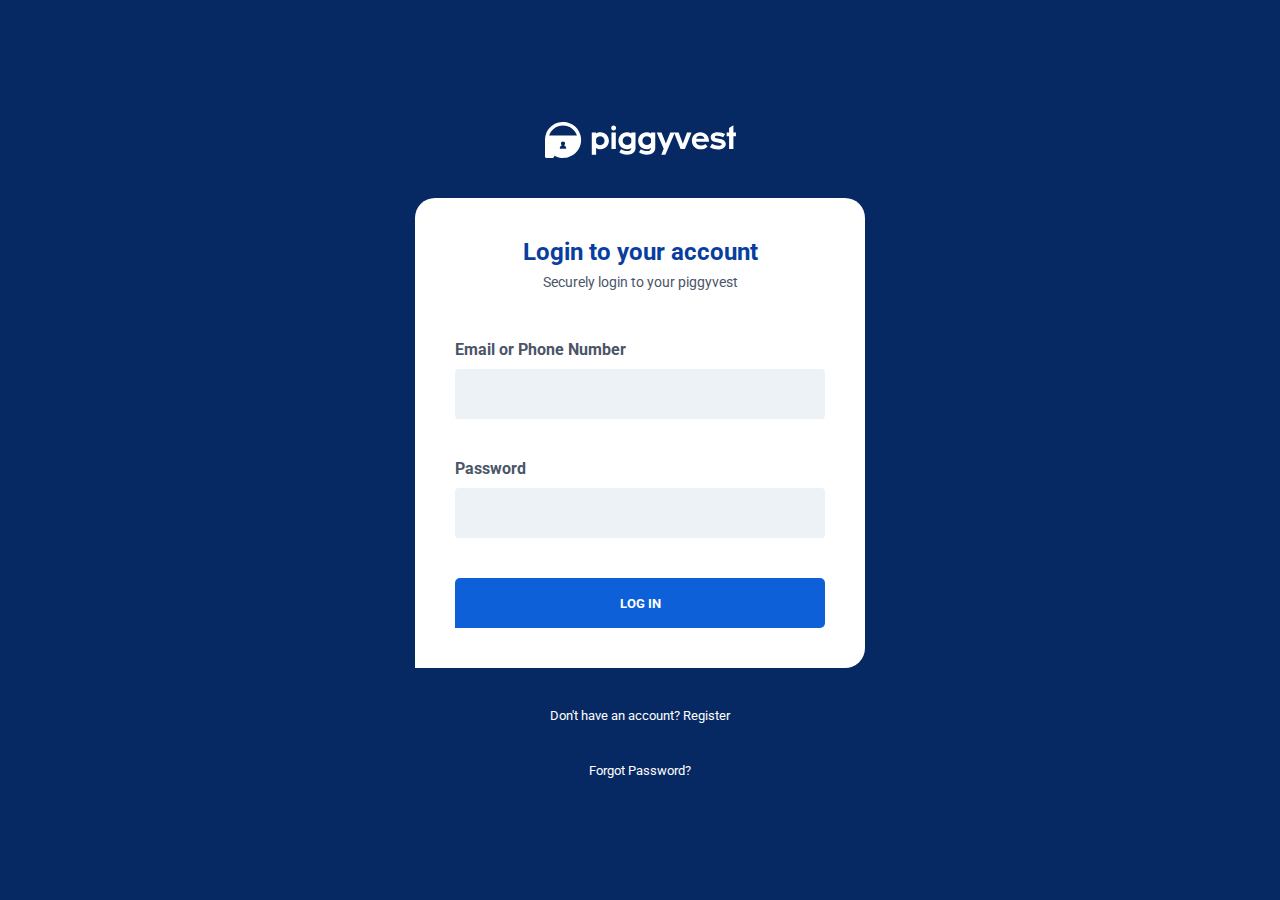
<file: index.html>
<html lang="en">
  <head>
    <meta charset="UTF-8" />
    <meta http-equiv="X-UA-Compatible" content="IE=edge" />
    <meta name="viewport" content="width=device-width, initial-scale=1.0" />

    <title>Piggyvest - login</title>
    <link rel="stylesheet" href="./styles.css" />
  </head>
  <body>
    <div class="logo">
      <img src="./piggyvest-logo.svg" alt="" />
    </div>
    <div class="card">
      <h1 class="header-text">Login to your account</h1>
      <p class="sub-header">Securely login to your piggyvest</p>
      <form action="">
        <div class="form-input">
          <label for="email">Email or Phone Number </label>
          <input type="text" name="email" id="email" />
        </div>
        <div class="form-input">
          <label for="password">Password </label>
          <input type="text" name="password" id="password" />
        </div>
        <button type="submit">LOG IN</button>
      </form>
    </div>

    <p><a class="links"> Don't have an account? Register </a></p>
    <p>
      <a href="" class="links"> Forgot Password? </a>
    </p>
  </body>
</html>
</file>
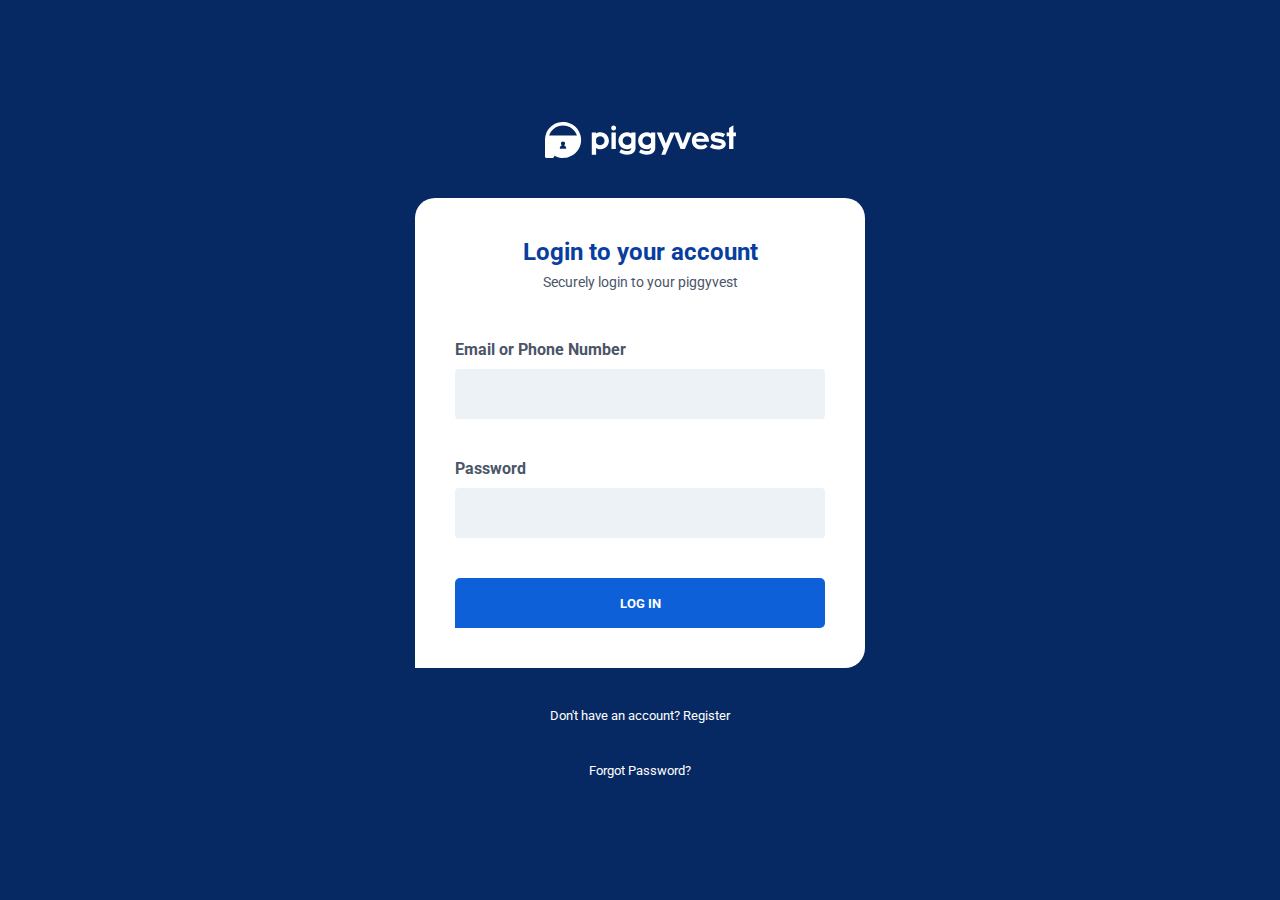
<file: login.html>
<html lang="en">
  <head>
    <meta charset="UTF-8" />
    <meta http-equiv="X-UA-Compatible" content="IE=edge" />
    <meta name="viewport" content="width=device-width, initial-scale=1.0" />

    <title>Document</title>
    <link rel="stylesheet" href="./styles.css" />
  </head>
  <body>
    <div class="logo">
      <img src="./piggyvest-logo.svg" alt="" />
    </div>
    <div class="card">
      <h1 class="header-text">Login to your account</h1>
      <p class="sub-header">Securely login to your piggyvest</p>
      <form action="">
        <div class="form-input">
          <label for="email">Email or Phone Number </label>
          <input type="text" name="email" id="email" />
        </div>
        <div class="form-input">
          <label for="password">Password </label>
          <input type="text" name="password" id="password" />
        </div>
        <button type="submit">LOG IN</button>
      </form>
    </div>

    <p><a class="links"> Don't have an account? Register </a></p>
    <p>
      <a href="" class="links"> Forgot Password? </a>
    </p>
  </body>
</html>
</file>
<file: styles.css>
/* #0d60d8 */
@import url("https://fonts.googleapis.com/css2?family=Roboto:ital,wght@0,100;0,300;0,400;0,500;0,700;0,900;1,500;1,700&display=swap");
* {
  margin: 0;
  padding: 0;
  box-sizing: border-box;
  font-family: "Roboto", sans-serif;
}
body {
  min-height: 100vh;
  padding: 50px 15px;
  background-color: #062863;
  display: flex;
  justify-content: center;
  align-items: center;
  flex-direction: column;
  gap: 40px;
}

.card {
  background-color: white;
  padding: 40px;
  border-top-left-radius: 20px;
  border-top-right-radius: 20px;
  border-bottom-right-radius: 20px;
}

.card .header-text {
  text-align: center;
  font-size: 1.5rem;
  color: #083e9e;
  margin-bottom: 8px;
  font-weight: bold;
}
.card .sub-header {
  text-align: center;
  font-size: 0.86em;
  color: #4a5568;
}
form {
  margin: 50px auto 0px;
}

form .form-input {
  display: flex;
  flex-direction: column;
  margin-bottom: 40px;
}

form .form-input label {
  color: #4a5568;
  font-weight: 700;
  margin-bottom: 10px;
}

form .form-input input {
  border: 0;
  background-color: #edf2f7;
  height: 50px;
  width: 370px;
  padding: 1rem;
  border-radius: 0.25rem;

  font-size: 16px;
  font-weight: 200;
}
form .form-input input:focus {
  outline: 0px;
  border: none;
  border: transparent;
  outline: solid transparent;
}

form button {
  height: 50px;
  width: 100%;
  border: none;
  background: #0d60d8;
  color: #ffffff;
  border-top-left-radius: 5px;
  border-top-right-radius: 5px;
  border-bottom-right-radius: 5px;
  font-weight: 700;
  cursor: pointer;
}

form button:hover {
  background-color: #0f51b1;
}

.links {
  text-decoration: none;
  color: #ffffff;
  font-size: 0.8em;
  cursor: pointer;
}

.links:hover {
  opacity: 0.5;
}
</file>
